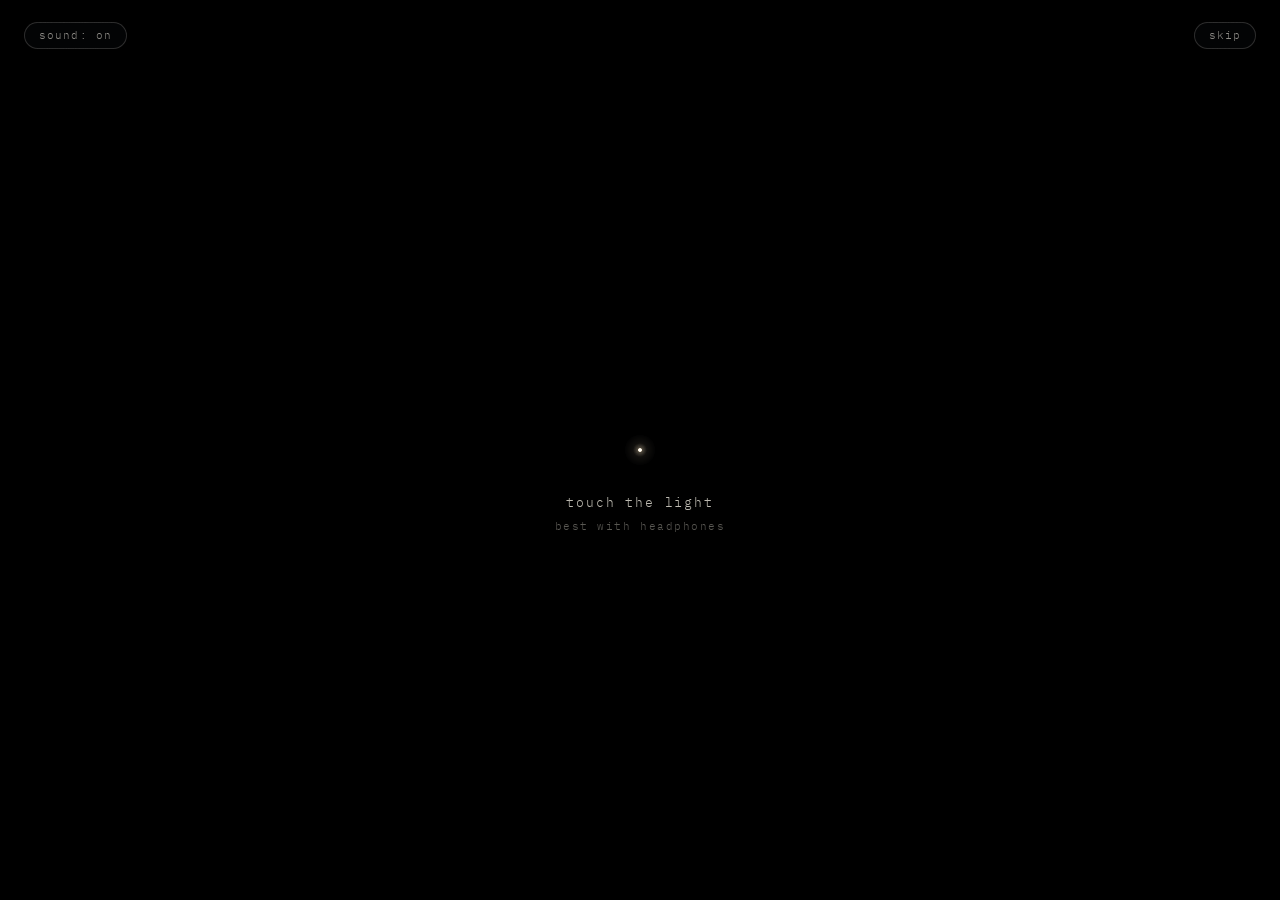
<file: index.html>
<!doctype html>
<html lang="en">
<head>
  <meta charset="utf-8">
  <meta name="viewport" content="width=device-width, initial-scale=1">
  <title>biophilia</title>
  <link rel="preconnect" href="https://fonts.googleapis.com">
  <link rel="preconnect" href="https://fonts.gstatic.com" crossorigin>
  <link href="https://fonts.googleapis.com/css2?family=Major+Mono+Display&family=IBM+Plex+Mono:wght@300;400&display=swap" rel="stylesheet">
  <link rel="stylesheet" href="intro.css">
</head>
<body>

  <!-- вступление: рождение звезды -->
  <section class="intro" id="intro" aria-label="intro: the birth of a star">
    <div class="intro__ground"></div>
    <div class="intro__spot intro__spot--orange"></div>
    <div class="intro__spot intro__spot--pink"></div>
    <div class="intro__spot intro__spot--teal"></div>

    <canvas class="intro__canvas"></canvas>

    <p class="intro__hint">
      <span>touch the light</span>
      <small>best with headphones</small>
    </p>
    <div class="intro__today" aria-live="off">
      <small>today</small>
      <b data-today></b>
      <span>how the world feels right now</span>
    </div>
    <p class="intro__after">hover a point — each one sounds</p>
    <a class="intro__next" href="sketches/map.html">join the universe →</a>

    <div class="intro__ui">
      <button type="button" class="intro__btn" data-sound aria-pressed="true">sound: on</button>
      <button type="button" class="intro__btn" data-skip>skip</button>
    </div>

    <svg class="intro__grain" aria-hidden="true">
      <filter id="grain"><feTurbulence type="fractalNoise" baseFrequency="0.9" numOctaves="3" stitchTiles="stitch"/><feColorMatrix type="saturate" values="0"/></filter>
      <rect width="100%" height="100%" filter="url(#grain)"/>
    </svg>
  </section>

  <script src="intro.js"></script>
</body>
</html>
</file>
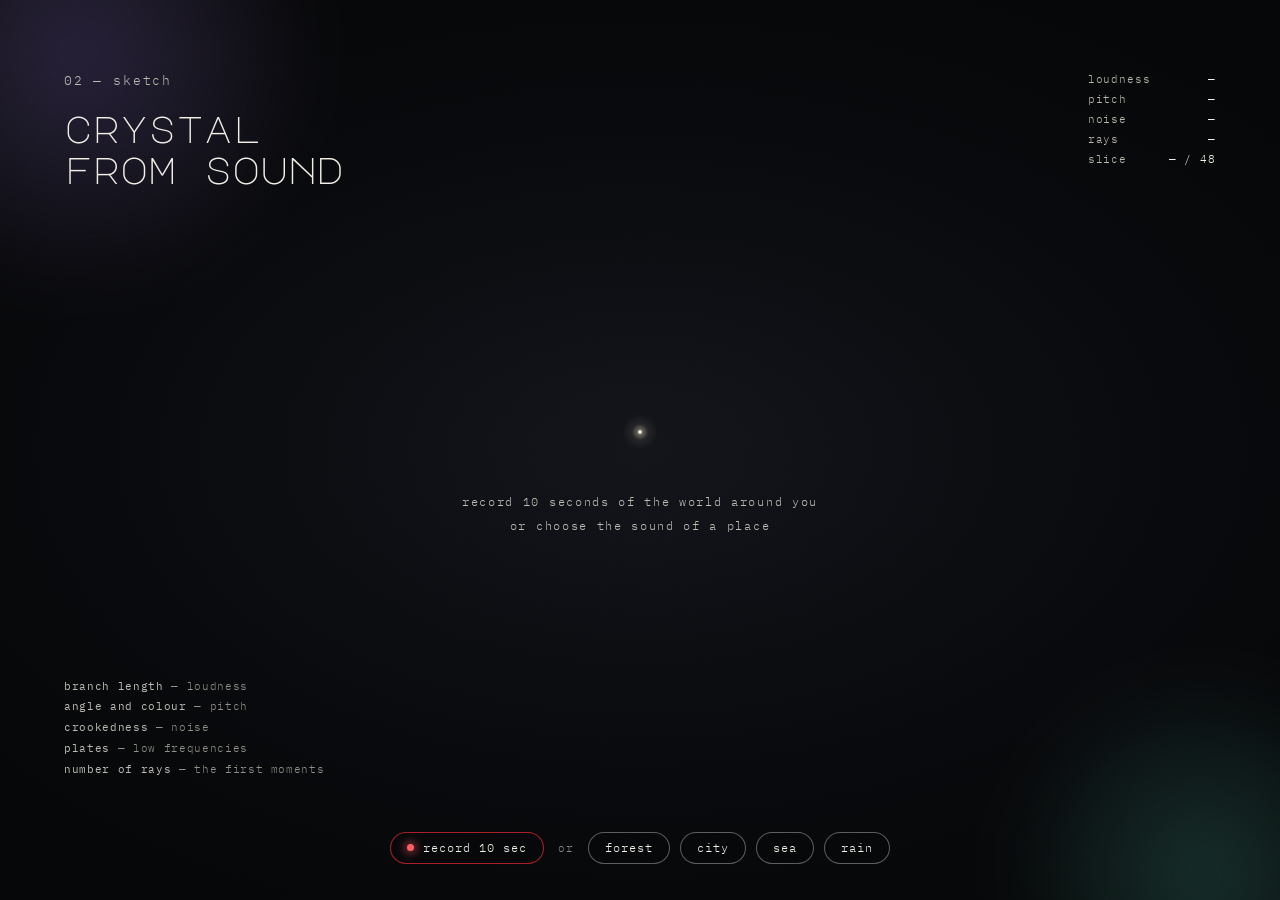
<file: sketches/crystal.html>
<!doctype html>
<html lang="en">
<head>
  <meta charset="utf-8">
  <meta name="viewport" content="width=device-width, initial-scale=1">
  <title>crystal from sound</title>
  <link rel="preconnect" href="https://fonts.googleapis.com">
  <link rel="preconnect" href="https://fonts.gstatic.com" crossorigin>
  <link href="https://fonts.googleapis.com/css2?family=Major+Mono+Display&family=IBM+Plex+Mono:wght@300;400&display=swap" rel="stylesheet">
  <style>
    :root { --cream: #f2efe6; --muted: #b9b6ac; }
    * { box-sizing: border-box; margin: 0; padding: 0; }
    html, body {
      height: 100%;
      overflow: hidden;
      color: var(--cream);
      font-family: 'IBM Plex Mono', ui-monospace, monospace;
      font-weight: 300;
      background: radial-gradient(ellipse 70% 60% at 50% 50%, #12141a 0%, #08090c 60%, #050607 100%);
    }
    .spot { position: fixed; border-radius: 50%; filter: blur(30px); mix-blend-mode: screen; pointer-events: none; }
    .spot--violet { width: 44vmax; height: 44vmax; left: -16vmax; top: -18vmax; background: radial-gradient(circle, rgba(177,140,255,.2), transparent 62%); }
    .spot--teal   { width: 36vmax; height: 36vmax; right: -12vmax; bottom: -16vmax; background: radial-gradient(circle, rgba(94,224,200,.18), transparent 62%); }

    canvas { position: fixed; inset: 0; width: 100%; height: 100%; display: block; }

    .head { position: fixed; left: clamp(20px, 5vw, 96px); top: clamp(20px, 8vh, 88px); pointer-events: none; }
    .kicker { font-size: 13px; letter-spacing: .14em; color: var(--muted); }
    .title { margin-top: 18px; font-family: 'Major Mono Display', monospace; font-weight: 400; font-size: clamp(26px, 3vw, 44px); line-height: 1.08; }

    .hud {
      position: fixed; right: clamp(20px, 5vw, 96px); top: clamp(20px, 8vh, 88px);
      display: grid; grid-template-columns: auto auto; gap: 6px 18px;
      font-size: 11px; letter-spacing: .08em; color: var(--muted);
      pointer-events: none;
    }
    .hud dd { color: var(--cream); text-align: right; font-variant-numeric: tabular-nums; }

    .legend {
      position: fixed; left: clamp(20px, 5vw, 96px); bottom: 120px;
      font-size: 11px; line-height: 1.9; letter-spacing: .06em; color: var(--muted); opacity: .75;
      pointer-events: none;
    }
    .legend b { font-weight: 400; color: var(--cream); }

    .hint {
      position: fixed; left: 50%; top: calc(50% + 40px); transform: translateX(-50%);
      text-align: center; font-size: 12px; letter-spacing: .14em; line-height: 2; color: var(--muted);
      pointer-events: none; transition: opacity .8s ease;
    }
    body:not(.is-empty) .hint { opacity: 0; }

    .controls {
      position: fixed; left: 50%; bottom: 36px; transform: translateX(-50%);
      display: flex; flex-wrap: wrap; justify-content: center; align-items: center; gap: 10px;
      width: min(92vw, 760px);
    }
    .sep { font-size: 11px; letter-spacing: .1em; color: var(--muted); opacity: .7; padding: 0 4px; }
    .btn {
      font: 300 12px/1 'IBM Plex Mono', ui-monospace, monospace;
      letter-spacing: .08em; color: var(--cream);
      background: rgba(7, 8, 10, .82);
      border: 1px solid rgba(242, 239, 230, .35);
      border-radius: 999px; padding: 9px 16px; cursor: pointer;
      transition: border-color .3s ease, opacity .3s ease;
    }
    .btn:hover, .btn:focus-visible { border-color: rgba(242, 239, 230, .8); outline: none; }
    .btn--rec { border-color: rgba(232, 40, 46, .7); }
    .btn--rec::before { content: ''; display: inline-block; width: 7px; height: 7px; margin-right: 9px; border-radius: 50%; background: #ff5a5f; box-shadow: 0 0 10px 2px rgba(255,90,95,.6); vertical-align: 1px; }
    .btn[disabled] { opacity: .3; cursor: default; }
    .btn[hidden], .sep[hidden] { display: none; }
    .btn--plant { border-color: rgba(94, 224, 200, .7); box-shadow: 0 0 14px 1px rgba(94, 224, 200, .25); }

    /* внутри карты (map.html): номер эскиза не нужен */
    body.is-embed .kicker { display: none; }

    .status {
      position: fixed; left: 50%; bottom: 92px; transform: translateX(-50%);
      font-size: 11px; letter-spacing: .12em; color: var(--muted); white-space: nowrap;
    }

    .grain { position: fixed; inset: 0; width: 100%; height: 100%; pointer-events: none; mix-blend-mode: overlay; opacity: .22; }

    @media (max-width: 720px) {
      .legend { display: none; }
      .hud { top: auto; bottom: 150px; right: 20px; }
      .status { bottom: 128px; }
    }
  </style>
</head>
<body class="is-empty">
  <div class="spot spot--violet"></div>
  <div class="spot spot--teal"></div>
  <canvas id="c"></canvas>

  <header class="head">
    <p class="kicker">02 — sketch</p>
    <h1 class="title">crystal<br>from sound</h1>
  </header>

  <dl class="hud" aria-live="off">
    <dt>loudness</dt><dd data-hud="loud">—</dd>
    <dt>pitch</dt><dd data-hud="bright">—</dd>
    <dt>noise</dt><dd data-hud="flat">—</dd>
    <dt>rays</dt><dd data-hud="sym">—</dd>
    <dt>slice</dt><dd data-hud="slice">— / 48</dd>
  </dl>

  <p class="legend">
    <b>branch length</b> — loudness<br>
    <b>angle and colour</b> — pitch<br>
    <b>crookedness</b> — noise<br>
    <b>plates</b> — low frequencies<br>
    <b>number of rays</b> — the first moments
  </p>

  <p class="hint">record 10 seconds of the world around you<br>or choose the sound of a place</p>

  <p class="status" data-status></p>

  <div class="controls">
    <button type="button" class="btn btn--rec" data-rec>record 10 sec</button>
    <span class="sep">or</span>
    <button type="button" class="btn" data-demo="forest">forest</button>
    <button type="button" class="btn" data-demo="city">city</button>
    <button type="button" class="btn" data-demo="sea">sea</button>
    <button type="button" class="btn" data-demo="rain">rain</button>
    <button type="button" class="btn" data-play hidden>listen to the crystal</button>
    <button type="button" class="btn" data-again hidden>again</button>
    <button type="button" class="btn btn--plant" data-plant hidden>plant a seed on the shared planet</button>
  </div>

  <svg class="grain" aria-hidden="true">
    <filter id="grain"><feTurbulence type="fractalNoise" baseFrequency="0.9" numOctaves="3" stitchTiles="stitch"/><feColorMatrix type="saturate" values="0"/></filter>
    <rect width="100%" height="100%" filter="url(#grain)"/>
  </svg>

  <script src="crystal.js"></script>
</body>
</html>
</file>
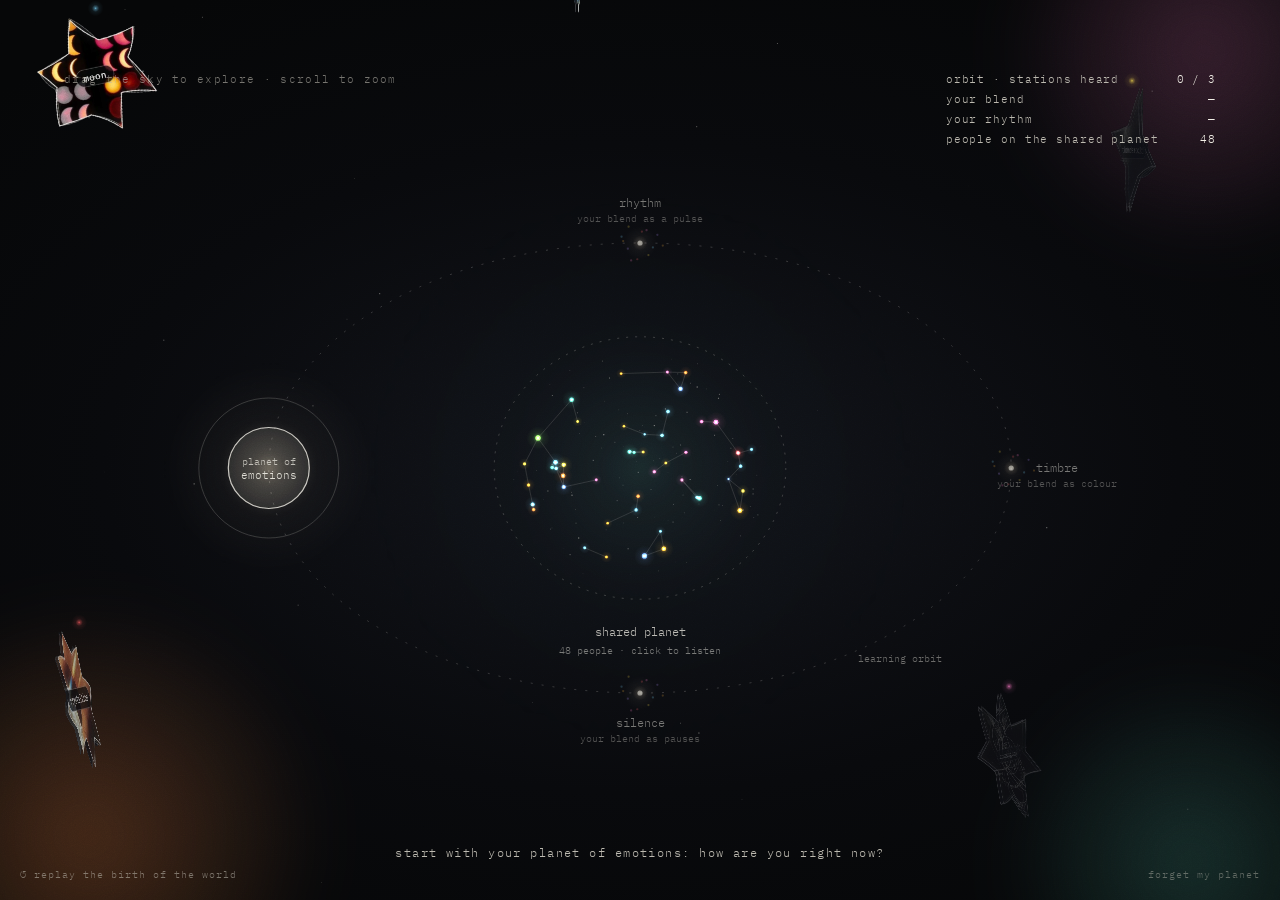
<file: sketches/map.html>
<!doctype html>
<html lang="en">
<head>
  <meta charset="utf-8">
  <meta name="viewport" content="width=device-width, initial-scale=1">
  <title>the sky</title>
  <link rel="preconnect" href="https://fonts.googleapis.com">
  <link rel="preconnect" href="https://fonts.gstatic.com" crossorigin>
  <link href="https://fonts.googleapis.com/css2?family=Major+Mono+Display&family=IBM+Plex+Mono:wght@300;400&display=swap" rel="stylesheet">
  <style>
    :root { --cream: #f2efe6; --muted: #b9b6ac; }
    * { box-sizing: border-box; margin: 0; padding: 0; }
    html, body {
      height: 100%;
      overflow: hidden;
      color: var(--cream);
      font-family: 'IBM Plex Mono', ui-monospace, monospace;
      font-weight: 300;
      background: radial-gradient(ellipse 70% 60% at 50% 52%, #12141a 0%, #08090c 60%, #050607 100%);
    }
    .spot { position: fixed; border-radius: 50%; filter: blur(30px); mix-blend-mode: screen; pointer-events: none; }
    .spot--orange { width: 42vmax; height: 42vmax; left: -14vmax; bottom: -16vmax; background: radial-gradient(circle, rgba(255,138,61,.26), transparent 62%); }
    .spot--pink   { width: 36vmax; height: 36vmax; right: -12vmax; top: -14vmax; background: radial-gradient(circle, rgba(255,122,198,.2), transparent 62%); }
    .spot--teal   { width: 34vmax; height: 34vmax; right: -10vmax; bottom: -14vmax; background: radial-gradient(circle, rgba(94,224,200,.18), transparent 62%); }

    canvas { position: fixed; inset: 0; width: 100%; height: 100%; display: block; touch-action: none; }

    .head { position: fixed; left: clamp(20px, 5vw, 96px); top: clamp(20px, 8vh, 88px); pointer-events: none; z-index: 2; transition: opacity .6s ease; }
    .kicker { font-size: 13px; letter-spacing: .14em; color: var(--muted); }
    .title { margin-top: 18px; font-family: 'Major Mono Display', monospace; font-weight: 400; font-size: clamp(26px, 3vw, 44px); line-height: 1.08; }
    .sub { margin-top: 14px; font-size: 12px; letter-spacing: .08em; color: var(--muted); }

    .hud {
      position: fixed; right: clamp(20px, 5vw, 96px); top: clamp(20px, 8vh, 88px);
      display: grid; grid-template-columns: auto auto; gap: 6px 18px;
      font-size: 11px; letter-spacing: .08em; color: var(--muted);
      pointer-events: none; z-index: 2; transition: opacity .6s ease;
    }
    .hud dd { color: var(--cream); text-align: right; font-variant-numeric: tabular-nums; max-width: 220px; overflow: hidden; text-overflow: ellipsis; white-space: nowrap; }

    .hint {
      position: fixed; left: 50%; bottom: 40px; transform: translateX(-50%);
      font-size: 12px; letter-spacing: .12em; color: var(--muted); white-space: nowrap;
      pointer-events: none; transition: opacity .6s ease;
    }
    /* орбита замкнута — можно отправить свою точку */
    .send {
      position: fixed; left: 50%; bottom: 76px; transform: translateX(-50%); z-index: 3;
      font: 400 13px/1 'IBM Plex Mono', monospace; letter-spacing: .1em; color: var(--cream);
      background: rgba(7, 8, 10, .88); border: 1px solid rgba(242, 239, 230, .7);
      border-radius: 999px; padding: 12px 22px; cursor: pointer; white-space: nowrap;
      box-shadow: 0 0 22px 2px rgba(242, 239, 230, .16);
      opacity: 0; pointer-events: none; transition: opacity .8s ease, border-color .3s ease;
    }
    .send:hover { border-color: rgba(242, 239, 230, 1); }
    body.can-send .send { opacity: 1; pointer-events: auto; animation: call 1.6s ease-in-out infinite; }
    /* снаружи: 10 секунд звука вокруг — дополнить планету */
    .outside {
      position: fixed; left: 50%; bottom: 74px; transform: translateX(-50%); z-index: 3;
      display: flex; flex-direction: column; align-items: center; gap: 14px; width: min(94vw, 720px);
      opacity: 0; pointer-events: none; transition: opacity .6s ease;
    }
    body.show-outside .outside { opacity: 1; pointer-events: auto; }
    .outside__status { font-size: 12px; letter-spacing: .12em; color: var(--cream); text-align: center; }
    .outside__btns { display: flex; flex-wrap: wrap; justify-content: center; align-items: center; gap: 8px; }
    body.is-recording .outside__btns { visibility: hidden; }
    .outside__or { font-size: 11px; letter-spacing: .1em; color: var(--muted); padding: 0 4px; }
    .obtn {
      font: 300 12px/1 'IBM Plex Mono', monospace; letter-spacing: .08em; color: var(--cream);
      background: rgba(7, 8, 10, .85); border: 1px solid rgba(242, 239, 230, .35);
      border-radius: 999px; padding: 9px 16px; cursor: pointer; transition: border-color .3s ease;
    }
    .obtn:hover { border-color: rgba(242, 239, 230, .85); }
    .obtn--rec { border-color: rgba(232, 40, 46, .7); }
    .obtn--rec::before { content: ''; display: inline-block; width: 7px; height: 7px; margin-right: 9px; border-radius: 50%; background: #ff5a5f; box-shadow: 0 0 10px 2px rgba(255,90,95,.6); vertical-align: 1px; }
    .tip {
      position: fixed; left: clamp(20px, 5vw, 96px); top: clamp(20px, 8vh, 88px);
      font-size: 11px; letter-spacing: .12em; color: var(--muted); opacity: .6;
      pointer-events: none; transition: opacity 1.2s ease;
    }
    body.was-dragged .tip, body.is-inside .tip { opacity: 0; }
    body.is-dragging canvas { cursor: grabbing !important; }
    .reset {
      position: fixed; right: 20px; bottom: 20px;
      font: 300 10px/1 'IBM Plex Mono', monospace; letter-spacing: .1em; color: var(--muted);
      background: none; border: 0; opacity: .45; cursor: pointer;
    }
    .reset:hover { opacity: 1; }
    body.is-inside .head, body.is-inside .hud, body.is-inside .hint, body.is-inside .reset { opacity: 0; }

    /* «комната» — звезда или кристалл, в которые влетели */
    .room { position: fixed; inset: 0; z-index: 5; opacity: 0; pointer-events: none; transition: opacity .7s ease; }
    .room.is-open { opacity: 1; pointer-events: auto; }
    .room iframe { width: 100%; height: 100%; border: 0; display: block; background: transparent; }
    .back {
      position: fixed; left: 50%; top: 16px; transform: translateX(-50%); z-index: 6;
      display: flex; align-items: center; gap: 10px;
      font: 400 14px/1 'IBM Plex Mono', monospace; letter-spacing: .08em; color: var(--cream);
      background: rgba(7, 8, 10, .92); border: 1px solid rgba(242, 239, 230, .75);
      border-radius: 999px; padding: 12px 22px; cursor: pointer;
      box-shadow: 0 0 22px 2px rgba(242, 239, 230, .18);
      opacity: 0; pointer-events: none; transition: opacity .5s ease, border-color .3s ease;
    }
    .back small { font-size: 10px; letter-spacing: .12em; color: var(--muted); border: 1px solid rgba(242,239,230,.3); border-radius: 4px; padding: 2px 5px; }
    .back:hover { border-color: rgba(242, 239, 230, 1); }
    body.is-inside .back, body.is-near .back { opacity: 1; pointer-events: auto; }
    body.is-inside .back { animation: call 1.6s ease-in-out 3 .8s; }
    @keyframes call { 50% { box-shadow: 0 0 30px 6px rgba(242, 239, 230, .4); } }

    .replay {
      position: fixed; left: 20px; bottom: 20px;
      font: 300 10px/1 'IBM Plex Mono', monospace; letter-spacing: .1em; color: var(--muted);
      text-decoration: none; opacity: .55;
    }
    .replay:hover { opacity: 1; }
    body.is-inside .replay { opacity: 0; pointer-events: none; }

    .grain { position: fixed; inset: 0; width: 100%; height: 100%; pointer-events: none; mix-blend-mode: overlay; opacity: .22; z-index: 4; }
    @media (max-width: 720px) {
      .hud { display: none; }
      .tip { left: 16px; top: 18px; font-size: 10px; }
      .hint { bottom: 52px; width: calc(100vw - 32px); white-space: normal; text-align: center; line-height: 1.6; font-size: 11px; }
      .send { bottom: 104px; max-width: calc(100vw - 32px); white-space: normal; font-size: 12px; padding: 11px 18px; line-height: 1.4; }
      .outside { bottom: 96px; }
      .outside__status { font-size: 11px; padding: 0 16px; }
      .obtn { font-size: 11px; padding: 8px 12px; }
      .back { left: auto; right: 12px; top: 12px; transform: none; font-size: 12px; padding: 9px 14px; }
      .back small { display: none; }
      .replay, .reset { bottom: 16px; font-size: 9px; }
      .replay { left: 16px; } .reset { right: 16px; }
    }
  </style>
</head>
<body>
  <div class="spot spot--orange"></div>
  <div class="spot spot--pink"></div>
  <div class="spot spot--teal"></div>
  <canvas id="c"></canvas>


  <dl class="hud">
    <dt>orbit · stations heard</dt><dd data-hud="passed">0 / 3</dd>
    <dt>your blend</dt><dd data-hud="blend">—</dd>
    <dt>your rhythm</dt><dd data-hud="rhythm">—</dd>
    <dt>people on the shared planet</dt><dd data-hud="seeds">—</dd>
  </dl>

  <p class="hint" data-hint>start with your planet of emotions</p>
  <button type="button" class="send" data-send>send your point to the shared planet →</button>
  <div class="outside" data-outside>
    <p class="outside__status" data-outside-status>hear what is around you · 10 seconds</p>
    <div class="outside__btns">
      <button type="button" class="obtn obtn--rec" data-rec>record 10 sec</button>
      <span class="outside__or">or the sound of</span>
      <button type="button" class="obtn" data-place="forest">forest</button>
      <button type="button" class="obtn" data-place="city">city</button>
      <button type="button" class="obtn" data-place="sea">sea</button>
      <button type="button" class="obtn" data-place="rain">rain</button>
    </div>
  </div>
  <p class="tip" data-tip>drag the sky to explore · scroll to zoom</p>
  <button type="button" class="reset" data-reset>forget my planet</button>

  <div class="room" data-room><iframe title="inside" data-frame allow="microphone; autoplay"></iframe></div>
  <button type="button" class="back" data-back>← back to the sky <small>esc</small></button>
  <a class="replay" href="../index.html">↺ replay the birth of the world</a>

  <svg class="grain" aria-hidden="true">
    <filter id="grain"><feTurbulence type="fractalNoise" baseFrequency="0.9" numOctaves="3" stitchTiles="stitch"/><feColorMatrix type="saturate" values="0"/></filter>
    <rect width="100%" height="100%" filter="url(#grain)"/>
  </svg>

  <script src="map.js"></script>
</body>
</html>
</file>
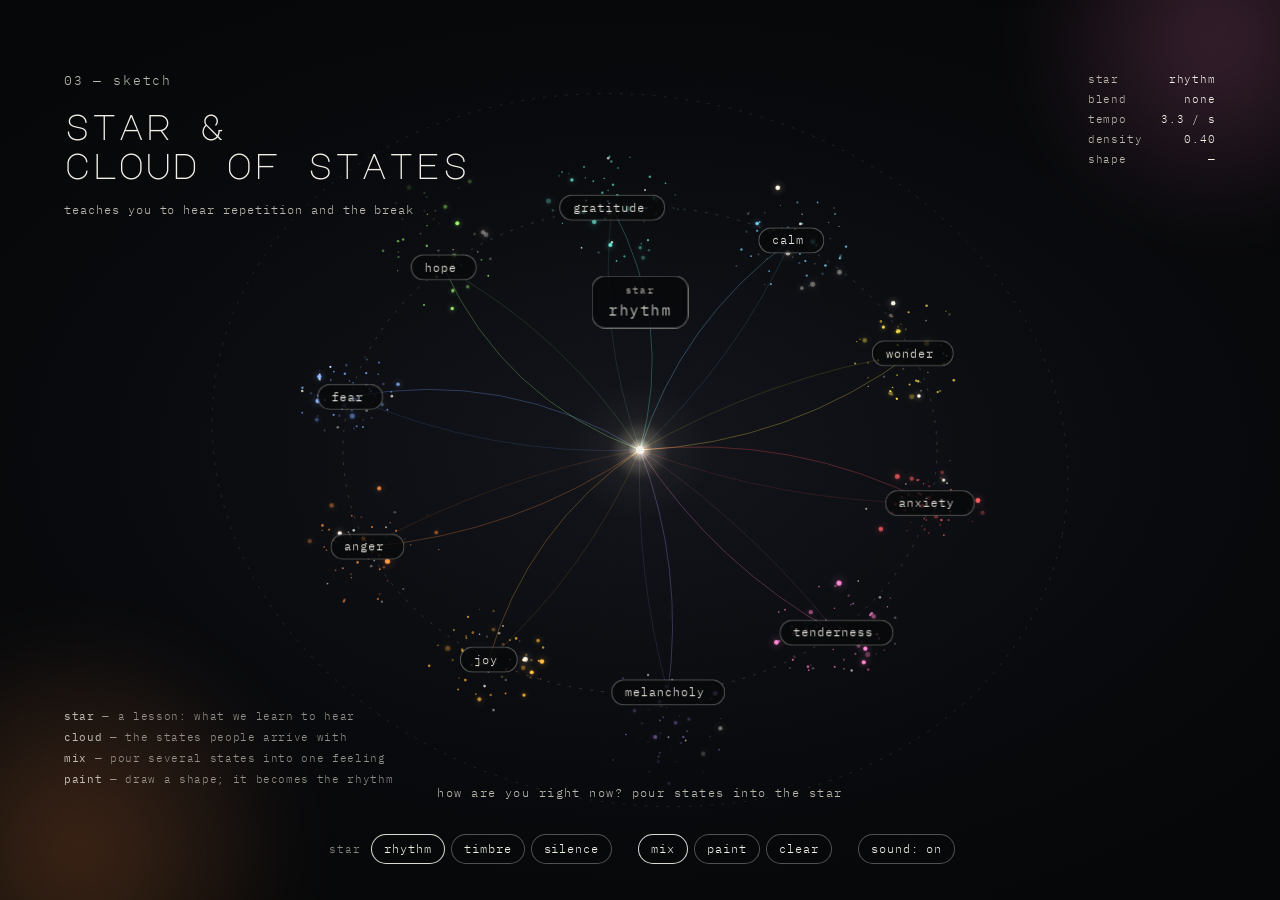
<file: sketches/star.html>
<!doctype html>
<html lang="en">
<head>
  <meta charset="utf-8">
  <meta name="viewport" content="width=device-width, initial-scale=1">
  <title>star and cloud of states</title>
  <link rel="preconnect" href="https://fonts.googleapis.com">
  <link rel="preconnect" href="https://fonts.gstatic.com" crossorigin>
  <link href="https://fonts.googleapis.com/css2?family=Major+Mono+Display&family=IBM+Plex+Mono:wght@300;400&display=swap" rel="stylesheet">
  <style>
    :root { --cream: #f2efe6; --muted: #b9b6ac; }
    * { box-sizing: border-box; margin: 0; padding: 0; }
    html, body {
      height: 100%;
      overflow: hidden;
      color: var(--cream);
      font-family: 'IBM Plex Mono', ui-monospace, monospace;
      font-weight: 300;
      background: radial-gradient(ellipse 70% 60% at 50% 50%, #12141a 0%, #08090c 60%, #050607 100%);
    }
    .spot { position: fixed; border-radius: 50%; filter: blur(30px); mix-blend-mode: screen; pointer-events: none; }
    .spot--orange { width: 40vmax; height: 40vmax; left: -14vmax; bottom: -16vmax; background: radial-gradient(circle, rgba(255,138,61,.22), transparent 62%); }
    .spot--pink   { width: 34vmax; height: 34vmax; right: -12vmax; top: -14vmax; background: radial-gradient(circle, rgba(255,122,198,.2), transparent 62%); }

    canvas { position: fixed; inset: 0; width: 100%; height: 100%; display: block; touch-action: none; }
    body.is-paint canvas { cursor: crosshair; }

    .head { position: fixed; left: clamp(20px, 5vw, 96px); top: clamp(20px, 8vh, 88px); pointer-events: none; z-index: 2; }
    .kicker { font-size: 13px; letter-spacing: .14em; color: var(--muted); }
    .title { margin-top: 18px; font-family: 'Major Mono Display', monospace; font-weight: 400; font-size: clamp(24px, 2.8vw, 40px); line-height: 1.08; }
    .sub { margin-top: 16px; max-width: min(440px, 36vw); font-size: 12px; line-height: 1.7; letter-spacing: .08em; color: var(--muted); }

    .hud {
      position: fixed; right: clamp(20px, 5vw, 96px); top: clamp(20px, 8vh, 88px);
      display: grid; grid-template-columns: auto auto; gap: 6px 18px;
      font-size: 11px; letter-spacing: .08em; color: var(--muted);
      pointer-events: none; z-index: 2;
    }
    .hud dd { color: var(--cream); text-align: right; font-variant-numeric: tabular-nums; }

    .legend {
      position: fixed; left: clamp(20px, 5vw, 96px); bottom: 110px;
      font-size: 11px; line-height: 1.9; letter-spacing: .06em; color: var(--muted); opacity: .75;
      pointer-events: none;
    }
    .legend b { font-weight: 400; color: var(--cream); }

    /* пилюли состояний: двигаются вместе с облаками */
    .state {
      position: fixed; left: 0; top: 0;
      font: 300 12px/1 'IBM Plex Mono', ui-monospace, monospace;
      letter-spacing: .08em; color: var(--cream);
      background: rgba(7, 8, 10, .78);
      border: 1px solid rgba(242, 239, 230, .35);
      border-radius: 999px; padding: 6px 13px;
      cursor: pointer; white-space: nowrap;
      transition: border-color .3s ease, box-shadow .3s ease;
      will-change: transform;
    }
    .state:hover, .state:focus-visible { outline: none; border-color: var(--c); }
    .state.is-on { border-color: var(--c); box-shadow: 0 0 14px 1px color-mix(in srgb, var(--c) 45%, transparent); }
    .state .n { color: var(--c); margin-left: 6px; }
    body.is-paint .state.is-brush { border-color: var(--c); background: color-mix(in srgb, var(--c) 22%, rgba(7,8,10,.9)); }

    .tag {
      position: fixed; left: 0; top: 0; text-align: center; pointer-events: none; will-change: transform;
    }
    .tag .name {
      display: inline-block; font-size: 15px; letter-spacing: .1em; white-space: nowrap;
      background: rgba(7, 8, 10, .85); border: 1px solid rgba(242, 239, 230, .4);
      border-radius: 14px; padding: 7px 16px 8px;
    }
    .tag .name small { display: block; margin-bottom: 4px; font-size: 10px; letter-spacing: .14em; color: var(--muted); }
    .tag .line { margin-top: 7px; font-size: 11px; letter-spacing: .06em; color: var(--muted); white-space: nowrap; }
    .blend { margin-top: 26px; display: flex; flex-direction: column; gap: 6px; transition: opacity .6s ease; }
    .blend small { font-size: 10px; letter-spacing: .14em; color: var(--muted); }
    .blend b { font-family: 'Major Mono Display', monospace; font-weight: 400; font-size: clamp(20px, 2vw, 28px); line-height: 1.1; }
    .blend em { font-style: normal; font-size: 12px; letter-spacing: .08em; color: var(--cream); }
    .blend em:empty { display: none; }
    .blend span { font-size: 11px; letter-spacing: .06em; color: var(--muted); }
    .hud dd { max-width: 200px; overflow: hidden; text-overflow: ellipsis; white-space: nowrap; }
    body:not(.is-mixed) .blend { opacity: 0; }

    .hint {
      position: fixed; left: 50%; bottom: 100px; transform: translateX(-50%);
      font-size: 12px; letter-spacing: .12em; color: var(--muted); white-space: nowrap;
      pointer-events: none; transition: opacity .8s ease;
      animation: breathe 4s ease-in-out infinite;
    }
    .hint.is-hidden { opacity: 0; animation: none; }
    @keyframes breathe { 0%, 100% { opacity: .45; } 50% { opacity: .9; } }

    .controls {
      position: fixed; left: 50%; bottom: 36px; transform: translateX(-50%);
      display: flex; flex-wrap: wrap; justify-content: center; align-items: center; gap: 6px;
      width: min(96vw, 900px);
    }
    .gap { width: 14px; }
    .sep { font-size: 11px; letter-spacing: .1em; color: var(--muted); opacity: .7; padding: 0 4px; }
    .btn {
      font: 300 12px/1 'IBM Plex Mono', ui-monospace, monospace;
      letter-spacing: .08em; color: var(--cream);
      background: rgba(7, 8, 10, .82);
      border: 1px solid rgba(242, 239, 230, .3);
      border-radius: 999px; padding: 8px 12px; cursor: pointer;
      transition: border-color .3s ease;
    }
    .btn:hover, .btn:focus-visible { border-color: rgba(242, 239, 230, .8); outline: none; }
    .btn.is-on { border-color: rgba(242, 239, 230, .9); }

    /* внутри карты (map.html): звезду выбирают в небе, переключатель и номер эскиза не нужны */
    body.is-embed .kicker, body.is-embed [data-star], body.is-embed .controls .sep, body.is-embed .controls .gap:first-of-type { display: none; }
    /* инструменты станций */
    .slider { display: inline-flex; align-items: center; gap: 10px; font-size: 11px; letter-spacing: .1em; color: var(--muted); }
    .slider input { width: 140px; accent-color: #f2efe6; }
    .btn--done { border-color: rgba(242, 239, 230, .8); box-shadow: 0 0 16px 1px rgba(242, 239, 230, .18); }

    /* планета эмоций: смесь и рисунок, легенда про уроки не нужна */
    body.is-feel .legend { display: none; }

    .grain { position: fixed; inset: 0; width: 100%; height: 100%; pointer-events: none; mix-blend-mode: overlay; opacity: .22; z-index: 3; }

    @media (max-width: 1100px), (max-height: 780px) { .legend { display: none; } }
    @media (max-width: 720px) {
      .hud { display: none; }
      .tag { display: none; }
      .head { top: 14px; left: 16px; right: 120px; }
      .kicker { display: none; }
      .title { margin-top: 0; font-size: 20px; }
      .sub { margin-top: 6px; max-width: none; font-size: 10px; line-height: 1.5; }
      .blend { margin-top: 8px; gap: 3px; }
      .blend b { font-size: 15px; }
      .blend small { font-size: 9px; }
      .blend span { display: none; }
      .state { font-size: 10px; padding: 4px 8px; }
      .controls { bottom: 12px; gap: 5px; width: calc(100vw - 16px); }
      .btn { font-size: 11px; padding: 7px 10px; }
      .gap { width: 4px; }
      .slider { font-size: 10px; gap: 6px; }
      .slider input { width: 90px; }
      .hint { bottom: 104px; width: calc(100vw - 32px); white-space: normal; text-align: center; line-height: 1.6; font-size: 11px; }
    }
  </style>
</head>
<body>
  <div class="spot spot--orange"></div>
  <div class="spot spot--pink"></div>
  <canvas id="c"></canvas>

  <header class="head">
    <p class="kicker">03 — sketch</p>
    <h1 class="title">star &amp;<br>cloud of states</h1>
    <p class="sub" data-star-line></p>
    <div class="blend">
      <small>your blend</small>
      <b data-blend-name>—</b>
      <em data-blend-extra></em>
      <span data-blend-line></span>
    </div>
  </header>

  <dl class="hud">
    <dt>star</dt><dd data-hud="star">—</dd>
    <dt>blend</dt><dd data-hud="blend">—</dd>
    <dt>tempo</dt><dd data-hud="tempo">—</dd>
    <dt>density</dt><dd data-hud="density">—</dd>
    <dt>shape</dt><dd data-hud="shape">—</dd>
  </dl>

  <p class="legend">
    <b>star</b> — a lesson: what we learn to hear<br>
    <b>cloud</b> — the states people arrive with<br>
    <b>mix</b> — pour several states into one feeling<br>
    <b>paint</b> — draw a shape; it becomes the rhythm
  </p>

  <div class="tag" data-star-tag>
    <p class="name"><small>star</small><span data-star-name>rhythm</span></p>
  </div>

  <div data-states></div>

  <p class="hint" data-hint></p>

  <div class="controls">
    <span class="sep">star</span>
    <button type="button" class="btn is-on" data-star="rhythm">rhythm</button>
    <button type="button" class="btn" data-star="timbre">timbre</button>
    <button type="button" class="btn" data-star="silence">silence</button>
    <span class="gap"></span>
    <button type="button" class="btn is-on" data-mode="mix">mix</button>
    <button type="button" class="btn" data-mode="paint">paint</button>
    <button type="button" class="btn" data-clear>clear</button>
    <span class="gap"></span>
    <button type="button" class="btn" data-sound aria-pressed="true">sound: on</button>
  </div>

  <svg class="grain" aria-hidden="true">
    <filter id="grain"><feTurbulence type="fractalNoise" baseFrequency="0.9" numOctaves="3" stitchTiles="stitch"/><feColorMatrix type="saturate" values="0"/></filter>
    <rect width="100%" height="100%" filter="url(#grain)"/>
  </svg>

  <script src="star.js"></script>
</body>
</html>
</file>
<file: intro.css>
:root {
  --cream: #f2efe6;
  --muted: #b9b6ac;
}

* { box-sizing: border-box; margin: 0; padding: 0; }

html, body {
  height: 100%;
  background: #000;
  color: var(--cream);
  font-family: 'IBM Plex Mono', ui-monospace, monospace;
  overflow: hidden;
}

/* ---------- сцена ---------- */
.intro {
  position: fixed;
  inset: 0;
  background: #000; /* без фона зерно смешивается с прозрачностью и экран сереет */
  cursor: pointer;
  user-select: none;
  -webkit-tap-highlight-color: transparent;
}
.intro.is-born { cursor: default; }

/* земля появляется только после взрыва: до этого — чистый чёрный */
.intro__ground {
  position: absolute;
  inset: 0;
  background: radial-gradient(ellipse 70% 60% at 50% 52%, #12141a 0%, #08090c 60%, #050607 100%);
  opacity: 0;
  transition: opacity 5s ease .4s;
}
.intro.is-born .intro__ground { opacity: 1; }

/* мягкие цветные пятна по углам */
.intro__spot {
  position: absolute;
  border-radius: 50%;
  filter: blur(30px);
  mix-blend-mode: screen;
  opacity: 0;
  transition: opacity 7s ease 1.8s;
  pointer-events: none;
}
.intro.is-born .intro__spot { opacity: 1; }
.intro__spot--orange {
  width: 42vmax; height: 42vmax; left: -14vmax; bottom: -16vmax;
  background: radial-gradient(circle, rgba(255,138,61,.34) 0%, transparent 62%);
}
.intro__spot--pink {
  width: 36vmax; height: 36vmax; right: -12vmax; top: -14vmax;
  background: radial-gradient(circle, rgba(255,122,198,.26) 0%, transparent 62%);
}
.intro__spot--teal {
  width: 34vmax; height: 34vmax; right: -10vmax; bottom: -14vmax;
  background: radial-gradient(circle, rgba(94,224,200,.2) 0%, transparent 62%);
}

.intro__canvas {
  position: absolute;
  inset: 0;
  width: 100%;
  height: 100%;
  display: block;
}

/* ---------- подписи ---------- */
.intro__hint {
  position: absolute;
  left: 50%;
  top: calc(50% + 44px);
  transform: translateX(-50%);
  display: flex;
  flex-direction: column;
  align-items: center;
  gap: 8px;
  text-align: center;
  white-space: nowrap;
  pointer-events: none;
  transition: opacity 1.2s ease;
}
.intro__hint span {
  font-size: 13px;
  font-weight: 300;
  letter-spacing: .14em;
  color: var(--muted);
  animation: breathe 4s ease-in-out infinite;
}
.intro__hint small {
  font-size: 11px;
  font-weight: 300;
  letter-spacing: .14em;
  color: var(--muted);
  opacity: .45;
}
.intro.is-started .intro__hint { opacity: 0; }

.intro__after {
  position: absolute;
  left: 50%;
  bottom: 34px;
  transform: translateX(-50%);
  font-size: 11px;
  font-weight: 300;
  letter-spacing: .14em;
  color: var(--muted);
  white-space: nowrap;
  opacity: 0;
  pointer-events: none;
  transition: opacity 2.5s ease;
}
.intro.is-done .intro__after { opacity: .6; }

@keyframes breathe {
  0%, 100% { opacity: .4; }
  50%      { opacity: .85; }
}

/* ---------- кнопки ---------- */
.intro__ui {
  position: absolute;
  left: 24px;
  right: 24px;
  top: 22px;
  display: flex;
  justify-content: space-between;
  pointer-events: none;
  opacity: .55;
  transition: opacity .6s ease;
}
.intro__ui:hover { opacity: 1; }

.intro__btn {
  pointer-events: auto;
  font: 300 11px/1 'IBM Plex Mono', ui-monospace, monospace;
  letter-spacing: .1em;
  color: var(--cream);
  background: rgba(7, 8, 10, .8);
  border: 1px solid rgba(242, 239, 230, .3);
  border-radius: 999px;
  padding: 7px 14px;
  cursor: pointer;
  transition: border-color .3s ease, opacity .8s ease;
}
.intro__btn:hover,
.intro__btn:focus-visible { border-color: rgba(242, 239, 230, .7); outline: none; }

.intro.is-done [data-skip] { opacity: 0; pointer-events: none; }

/* в центре, на месте взрыва: сегодняшний день мира */
.intro__today {
  position: absolute;
  left: 50%;
  top: 50%;
  transform: translate(-50%, -50%);
  display: flex;
  flex-direction: column;
  align-items: center;
  gap: 12px;
  padding: 34px 48px;
  text-align: center;
  white-space: nowrap;
  pointer-events: none;
  background: radial-gradient(ellipse at center, rgba(5, 6, 8, .78) 0%, rgba(5, 6, 8, .45) 55%, transparent 75%);
  opacity: 0;
  transition: opacity 3s ease;
}
.intro__today small,
.intro__today span {
  font-size: 11px;
  font-weight: 300;
  letter-spacing: .16em;
  color: var(--muted);
}
.intro__today b {
  font-family: 'Major Mono Display', monospace;
  font-weight: 400;
  font-size: clamp(30px, 4.4vw, 60px);
  letter-spacing: .04em;
  color: var(--cream);
  text-shadow: 0 0 24px rgba(255, 233, 196, .35);
}
.intro.is-done .intro__today { opacity: 1; }

/* после рождения звезды — дорога в небо, к планете */
.intro__next {
  position: absolute;
  left: 50%;
  bottom: 74px;
  transform: translateX(-50%);
  font: 400 13px/1 'IBM Plex Mono', ui-monospace, monospace;
  letter-spacing: .12em;
  color: var(--cream);
  text-decoration: none;
  white-space: nowrap;
  background: rgba(7, 8, 10, .85);
  border: 1px solid rgba(242, 239, 230, .6);
  border-radius: 999px;
  padding: 12px 22px;
  box-shadow: 0 0 22px 2px rgba(242, 239, 230, .14);
  opacity: 0;
  pointer-events: none;
  transition: opacity 2s ease, border-color .3s ease;
}
.intro.is-done .intro__next { opacity: 1; pointer-events: auto; }
.intro__next:hover,
.intro__next:focus-visible { border-color: rgba(242, 239, 230, 1); outline: none; }

/* ---------- зерно ---------- */
.intro__grain {
  position: absolute;
  inset: -10%;
  width: 120%;
  height: 120%;
  pointer-events: none;
  mix-blend-mode: overlay;
  opacity: .3;
  animation: grain 0.9s steps(3) infinite;
}
@keyframes grain {
  0%   { transform: translate(0, 0); }
  33%  { transform: translate(-2%, 1.5%); }
  66%  { transform: translate(1.5%, -2%); }
  100% { transform: translate(0, 0); }
}

@media (prefers-reduced-motion: reduce) {
  .intro__grain, .intro__hint span { animation: none; }
}
</file>
